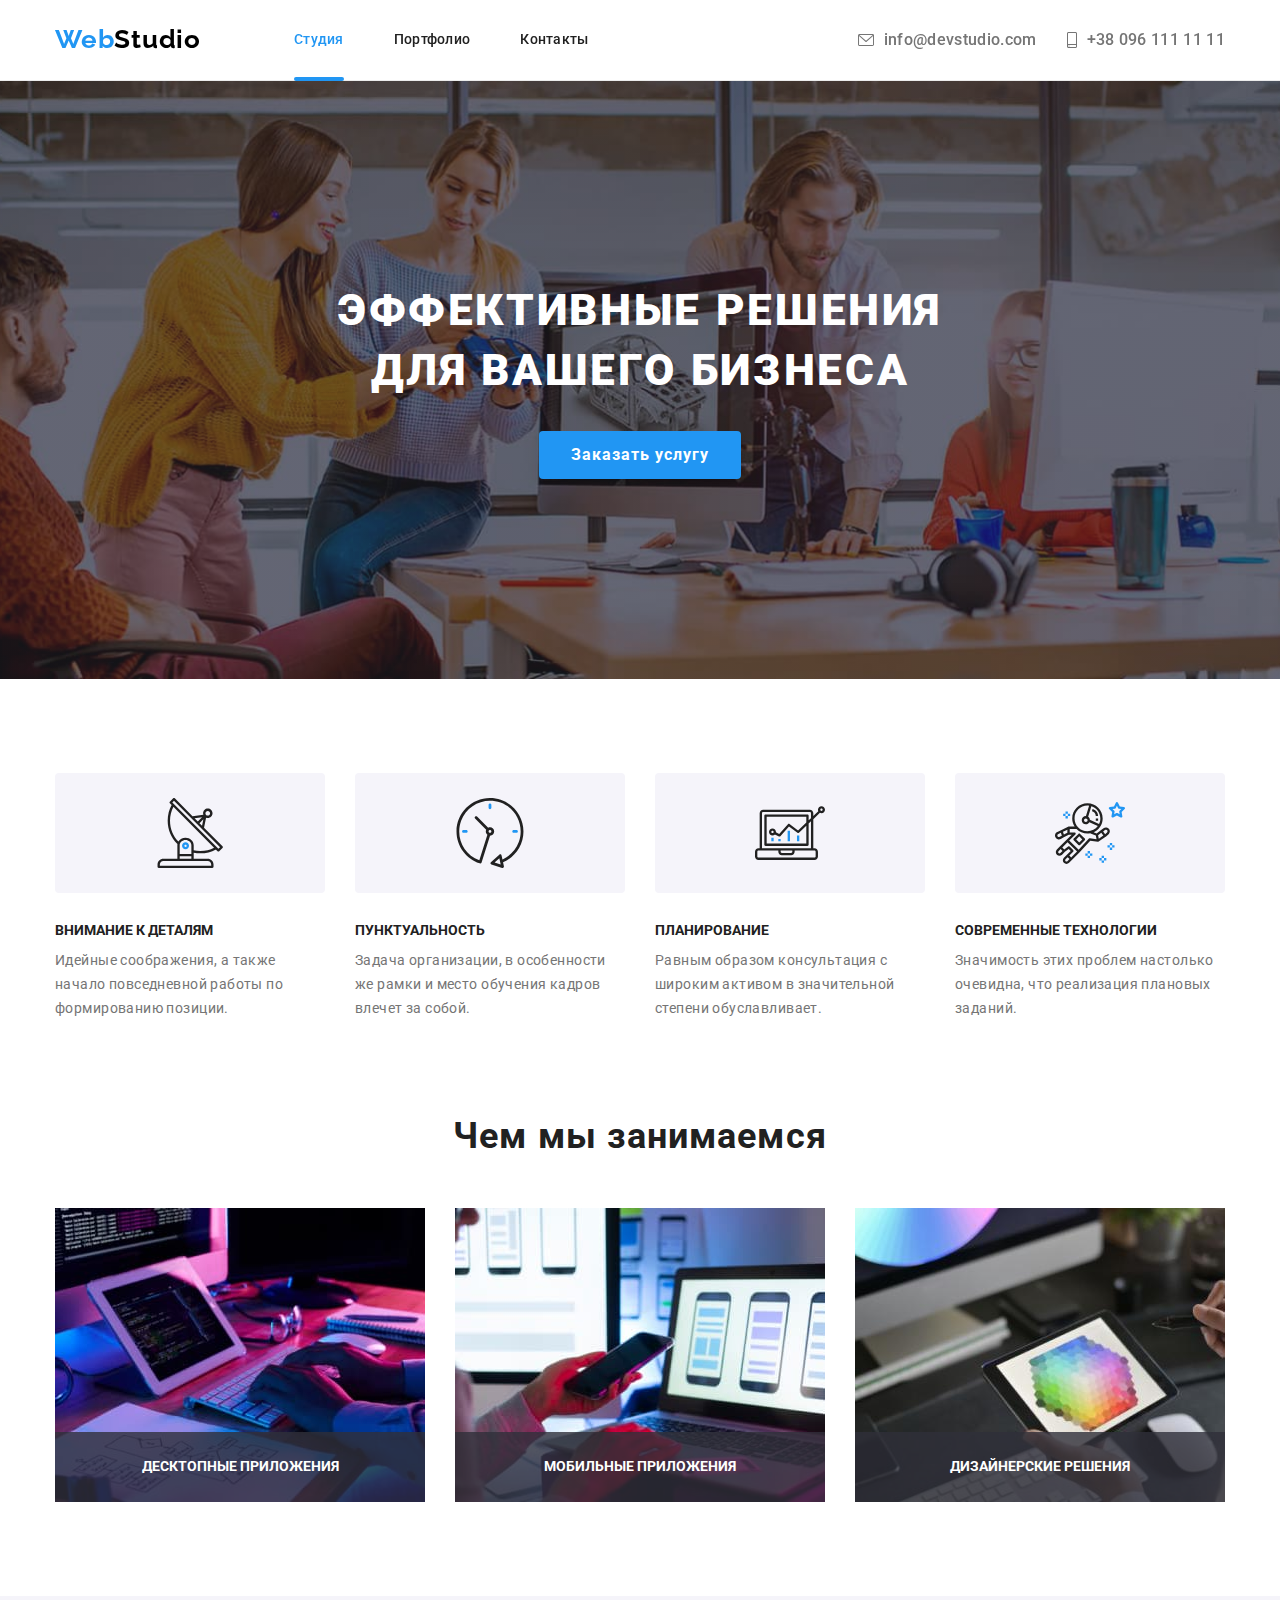
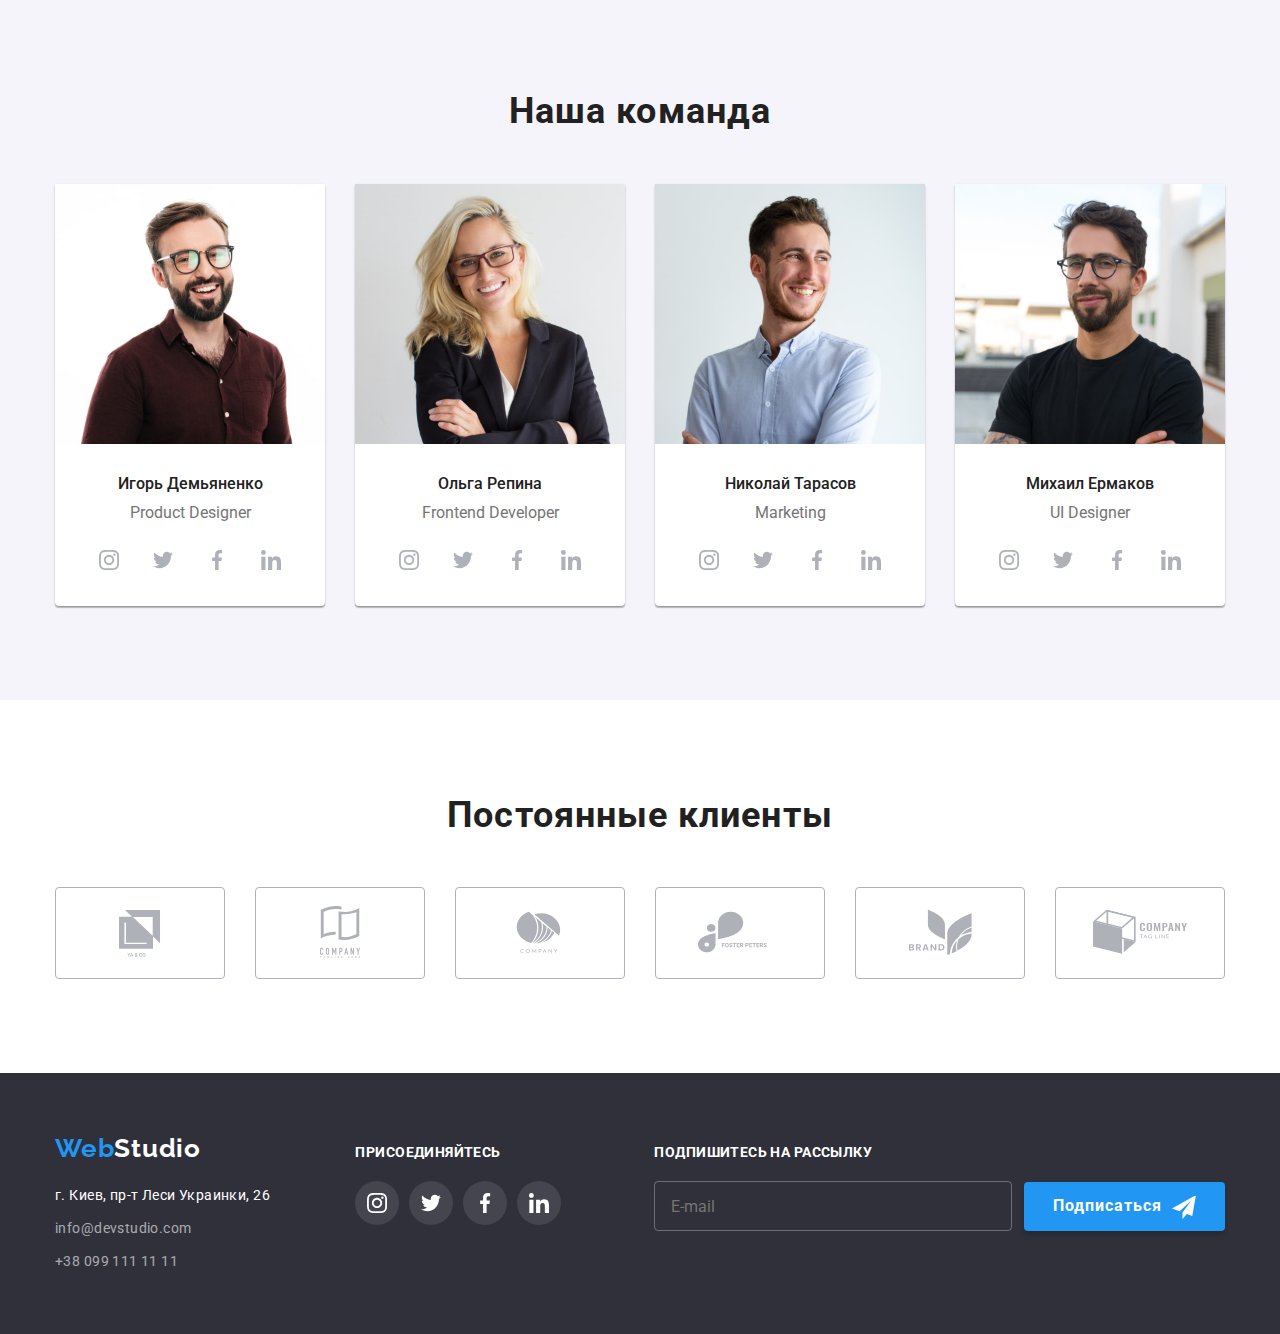
<file: index.html>
<!DOCTYPE html>
<html lang="ru">

<head>
    <meta charset="UTF-8">
    <meta http-equiv="X-UA-Compatible" content="IE=edge">
    <meta name="viewport" content="width=device-width, initial-scale=1.0">
    <title>Студия</title>
    <link rel="preconnect" href="https://fonts.googleapis.com">
    <link rel="preconnect" href="https://fonts.gstatic.com" crossorigin>
    <link
        href="https://fonts.googleapis.com/css2?family=Raleway:wght@700&family=Roboto:wght@400;500;700;900&display=swap"
        rel="stylesheet">
    <link rel="stylesheet" href="./css/main.min.css">
</head>

<body class="body">
    <!-- header -->
    <header class="page-header">
        <!-- навигация -->
        <div class="container container__page-header">
            <a href="./index.html" class="page-header__logo logo">Web<span class="logo__black">Studio</span>
            </a>
            <button type="button" class="page-header__menu-button" aria-expanded="false" aria-controls="menu"
                data-menu-button>
                <svg class="page-header__menu-icon" width="40" height="40" aria-label="Переключатель мобильного меню">
                    <use class="page-header__menu-burger" href="./images/sprite.svg#icon-burger"></use>
                    <use class="page-header__menu-close" href="./images/sprite.svg#icon-close"></use>
                </svg>
            </button>
            <div class="menu" id="menu" data-menu>
                <nav class="navigation-wrapper">
                    <ul class="site-nav">
                        <li class="site-nav__item">
                            <a href="./index.html" class="site-nav__link site-nav__link--current">Студия</a>
                        </li>
                        <li class="site-nav__item">
                            <a href="./portfolio.html" class="site-nav__link">Портфолио</a>
                        </li>
                        <li class="site-nav__item">
                            <a href="/" class="site-nav__link">Контакты</a>
                        </li>
                    </ul>
                </nav>
                <div class="contacts-list">
                    <ul class="page-header__contacts contacts">
                        <li class="contacts__item">
                            <a href="mailto:info@devstudio.com" class="contacts__link contacts__link--mail">
                                <svg class="contacts__icon contacts__icon--mail" width="16" height="12">
                                    <use href="./images/sprite.svg#icon-mail"></use>
                                </svg>info@devstudio.com
                            </a>
                        </li>
                        <li class="contacts__item">
                            <a href="tel:+380961111111" class="contacts__link contacts__link--phone">
                                <svg class="contacts__icon contacts__icon--phone" width="10" height="16">
                                    <use href="./images/sprite.svg#icon-smartphone"></use>
                                </svg>+38 096 111 11 11
                            </a>
                        </li>
                    </ul>
                    <ul class="contacts-list__social">
                        <li class="contacts-list__social-item">
                            <a class="contacts-list__social-link">Instagram</a>
                        </li>
                        <li class="contacts-list__social-item">
                            <a class="contacts-list__social-link">Twitter</a>
                        </li>
                        <li class="contacts-list__social-item">
                            <a class="contacts-list__social-link">Facebook</a>
                        </li>
                        <li class="contacts-list__social-item">
                            <a class="contacts-list__social-link">LinkedIn</a>
                        </li>
                    </ul>
                </div>
            </div>
        </div>
    </header>
    <main class="main">
        <!-- hero -->
        <section class="hero">
            <h1 class="hero__title">Эффективные решения <br>для вашего бизнеса</h1>
            <button class="hero__button main-btn" type="button" data-modal-open>Заказать услугу</button>
        </section>
        <!-- особенности -->
        <section class="section">
            <div class="container">
                <h2 class="section__title visually-hidden">Особенности</h2>
                <ul class="features">
                    <li class="features__item">
                        <div class="features__wrap">
                            <svg class="features__icon">
                                <use href="./images/sprite.svg#icon-group"></use>
                            </svg>
                        </div>
                        <h3 class="features__title">Внимание к деталям</h3>
                        <p class="features__text">Идейные соображения, а также начало повседневной работы
                            по формированию позиции.</p>
                    </li>
                    <li class="features__item">
                        <div class="features__wrap">
                            <svg class="features__icon">
                                <use href="./images/sprite.svg#icon-clock"></use>
                            </svg>
                        </div>
                        <h3 class="features__title">Пунктуальность</h3>
                        <p class="features__text">Задача организации, в особенности же рамки и место
                            обучения кадров влечет за собой.</p>
                    </li>
                    <li class="features__item">
                        <div class="features__wrap">
                            <svg class="features__icon">
                                <use href="./images/sprite.svg#icon-diagram"></use>
                            </svg>
                        </div>
                        <h3 class="features__title">Планирование</h3>
                        <p class="features__text">Равным образом консультация с широким активом в
                            значительной степени обуславливает.</p>
                    </li>
                    <li class="features__item">
                        <div class="features__wrap">
                            <svg class="features__icon">
                                <use href="./images/sprite.svg#icon-astronaut"></use>
                            </svg>
                        </div>
                        <h3 class="features__title">Современные технологии</h3>
                        <p class="features__text">Значимость этих проблем настолько очевидна, что
                            реализация плановых заданий.</p>
                    </li>
                </ul>
            </div>
        </section>
        <!-- чем мы занимаемся -->
        <section class="section section--no-padding-top">
            <div class="container">
                <h2 class="section__title">Чем мы занимаемся</h2>
                <ul class="work">
                    <li class="work__item">
                        <div class="work__thumb">
                            <picture>
                                <source
                                    srcset="./images/desktop/index/desktop_applications.jpg 1x, ./images/desktop/index/desktop_applications@2x.jpg 2x">
                                <img class="work__img" src="./images/desktop/index/desktop_applications.jpg"
                                    alt="Десктопные приложения">
                            </picture>
                            <p class="work__title ">Десктопные приложения</p>
                        </div>
                    </li>
                    <li class="work__item">
                        <div class="work__thumb">
                            <picture>
                                <source
                                    srcset="./images/desktop/index/mobile_applications.jpg 1x, ./images/desktop/index/mobile_applications@2x.jpg 2x">
                                <img class="work__img" src="./images/desktop/index/mobile_applications.jpg"
                                    alt="Мобильные приложения">
                            </picture>
                            <p class="work__title ">Мобильные приложения</p>
                        </div>
                    </li>
                    <li class="work__item">
                        <div class="work__thumb">
                            <picture>
                                <source
                                    srcset="./images/desktop/index/design_solutions.jpg 1x, ./images/desktop/index/design_solutions@2x.jpg 2x">
                                <img class="work__img" src="./images/desktop/index/design_solutions.jpg"
                                    alt="Дизайнерские решения">
                            </picture>
                            <p class="work__title ">Дизайнерские решения</p>
                        </div>
                    </li>
                </ul>
            </div>
        </section>
        <!-- команда -->
        <section class="section section--other-bcg">
            <div class="container">
                <h2 class="section__title">Наша команда</h2>
                <ul class="team team__margin">
                    <li class="team__item">
                        <picture>
                            <source media="(min-width: 1200px)"
                                srcset="./images/desktop/index/product_designer.jpg 1x, ./images/desktop/index/product_designer@2x.jpg 2x">
                            <source media="(min-width: 768px) and (max-width: 1199px)"
                                srcset="./images/tablet/index/product_designer_tab.jpg 1x, ./images/tablet/index/product_designer_tab@2x.jpg 2x">
                            <source media="(max-width: 767px)"
                                srcset="./images/mobile/index/product_designer_mob.jpg 1x, ./images/mobile/index/product_designer_mob@2x.jpg 2x">
                            <img class="team__img" src="./images/desktop/index/product_designer.jpg"
                                alt="Игорь Демьяненко">
                        </picture>
                        <div class="team__thumb">
                            <h3 class="team__title">Игорь Демьяненко</h3>
                            <p lang="en" class="team__text">Product Designer</p>
                            <ul class="social">
                                <li class="social__item">
                                    <a href="" class="social__link">
                                        <svg class="social__icon">
                                            <use href="./images/sprite.svg#icon-instagram"></use>
                                        </svg>
                                    </a>
                                </li>
                                <li class="social__item">
                                    <a href="" class="social__link">
                                        <svg class="social__icon">
                                            <use href="./images/sprite.svg#icon-twitter"></use>
                                        </svg>
                                    </a>
                                </li>
                                <li class="social__item">
                                    <a href="" class="social__link">
                                        <svg class="social__icon">
                                            <use href="./images/sprite.svg#icon-facebook"></use>
                                        </svg>
                                    </a>
                                </li>
                                <li class="social__item">
                                    <a href="" class="social__link">
                                        <svg class="social__icon">
                                            <use href="./images/sprite.svg#icon-linkedin"></use>
                                        </svg>
                                    </a>
                                </li>
                            </ul>
                        </div>
                    </li>
                    <li class="team__item">
                        <picture>
                            <source media="(min-width: 1200px)"
                                srcset="./images/desktop/index/frontend_developer.jpg 1x, ./images/desktop/index/frontend_developer@2x.jpg 2x">
                            <source media="(min-width: 768px) and (max-width: 1199px)"
                                srcset="./images/tablet/index/frontend_developer_tab.jpg 1x, ./images/tablet/index/frontend_developer_tab@2x.jpg 2x">
                            <source media="(max-width: 767px)"
                                srcset="./images/mobile/index/frontend_developer_mob.jpg 1x, ./images/mobile/index/frontend_developer_mob@2x.jpg 2x">
                            <img class="team__img" src="./images/desktop/index/frontend_developer.jpg"
                                alt="Ольга Репина">
                        </picture>
                        <div class="team__thumb">
                            <h3 class="team__title">Ольга Репина</h3>
                            <p lang="en" class="team__text">Frontend Developer</p>

                            <ul class="social">
                                <li class="social__item">
                                    <a href="" class="social__link">
                                        <svg class="social__icon">
                                            <use href="./images/sprite.svg#icon-instagram"></use>
                                        </svg>
                                    </a>
                                </li>
                                <li class="social__item">
                                    <a href="" class="social__link">
                                        <svg class="social__icon">
                                            <use href="./images/sprite.svg#icon-twitter"></use>
                                        </svg>
                                    </a>
                                </li>
                                <li class="social__item">
                                    <a href="" class="social__link">
                                        <svg class="social__icon">
                                            <use href="./images/sprite.svg#icon-facebook"></use>
                                        </svg>
                                    </a>
                                </li>
                                <li class="social__item">
                                    <a href="" class="social__link">
                                        <svg class="social__icon">
                                            <use href="./images/sprite.svg#icon-linkedin"></use>
                                        </svg>
                                    </a>
                                </li>
                            </ul>
                        </div>
                    </li>
                    <li class="team__item">
                        <picture>
                            <source media="(min-width: 1200px)"
                                srcset="./images/desktop/index/marketing.jpg 1x, ./images/desktop/index/marketing@2x.jpg 2x">
                            <source media="(min-width: 768px) and (max-width: 1199px)"
                                srcset="./images/tablet/index/marketing_tab.jpg 1x, ./images/tablet/index/marketing_tab@2x.jpg 2x">
                            <source media="(max-width: 767px)"
                                srcset="./images/mobile/index/marketing_mob.jpg 1x, ./images/mobile/index/marketing_mob@2x.jpg 2x">
                            <img class="team__img" src="./images/desktop/index/marketing.jpg" alt="Николай Тарасов">
                        </picture>
                        <div class="team__thumb">
                            <h3 class="team__title">Николай Тарасов</h3>
                            <p lang="en" class="team__text">Marketing</p>
                            <ul class="social">
                                <li class="social__item">
                                    <a href="" class="social__link">
                                        <svg class="social__icon">
                                            <use href="./images/sprite.svg#icon-instagram"></use>
                                        </svg>
                                    </a>
                                </li>
                                <li class="social__item">
                                    <a href="" class="social__link">
                                        <svg class="social__icon">
                                            <use href="./images/sprite.svg#icon-twitter"></use>
                                        </svg>
                                    </a>
                                </li>
                                <li class="social__item">
                                    <a href="" class="social__link">
                                        <svg class="social__icon">
                                            <use href="./images/sprite.svg#icon-facebook"></use>
                                        </svg>
                                    </a>
                                </li>
                                <li class="social__item">
                                    <a href="" class="social__link">
                                        <svg class="social__icon">
                                            <use href="./images/sprite.svg#icon-linkedin"></use>
                                        </svg>
                                    </a>
                                </li>
                            </ul>
                        </div>
                    </li>
                    <li class="team__item">
                        <picture>
                            <source media="(min-width: 1200px)"
                                srcset="./images/desktop/index/ui_designer.jpg 1x, ./images/desktop/index/ui_designer@2x.jpg 2x">
                            <source media="(min-width: 768px) and (max-width: 1199px)"
                                srcset="./images/tablet/index/ui_designer_tab.jpg 1x, ./images/tablet/index/ui_designer_tab@2x.jpg 2x">
                            <source media="(max-width: 767px)"
                                srcset="./images/mobile/index/ui_designer_mob.jpg 1x, ./images/mobile/index/ui_designer_mob@2x.jpg 2x">
                            <img class="team__img" src="./images/desktop/index/ui_designer.jpg" alt="Михаил Ермаков">
                        </picture>
                        <div class="team__thumb">
                            <h3 class="team__title">Михаил Ермаков</h3>
                            <p lang="en" class="team__text">UI Designer</p>
                            <ul class="social">
                                <li class="social__item">
                                    <a href="" class="social__link">
                                        <svg class="social__icon">
                                            <use href="./images/sprite.svg#icon-instagram"></use>
                                        </svg>
                                    </a>
                                </li>
                                <li class="social__item">
                                    <a href="" class="social__link">
                                        <svg class="social__icon">
                                            <use href="./images/sprite.svg#icon-twitter"></use>
                                        </svg>
                                    </a>
                                </li>
                                <li class="social__item">
                                    <a href="" class="social__link">
                                        <svg class="social__icon">
                                            <use href="./images/sprite.svg#icon-facebook"></use>
                                        </svg>
                                    </a>
                                </li>
                                <li class="social__item">
                                    <a href="" class="social__link">
                                        <svg class="social__icon">
                                            <use href="./images/sprite.svg#icon-linkedin"></use>
                                        </svg>
                                    </a>
                                </li>
                            </ul>
                        </div>
                    </li>
                </ul>
            </div>
        </section>
        <!-- клиенты -->
        <!-- список ссылок -->
        <section class="section">
            <div class="container">
                <h2 class="section__title">Постоянные клиенты</h2>
                <ul class="customer">

                    <li class="customer__item">
                        <a href="" class="customer__link">
                            <svg class="customer__logo">
                                <use href="./images/sprite.svg#icon-cl1"></use>
                            </svg>
                        </a>
                    </li>

                    <li class="customer__item">
                        <a href="" class="customer__link">
                            <svg class="customer__logo">
                                <use href="./images/sprite.svg#icon-cl2"></use>
                            </svg>
                        </a>
                    </li>

                    <li class="customer__item">
                        <a href="" class="customer__link">
                            <svg class="customer__logo">
                                <use href="./images/sprite.svg#icon-cl3"></use>
                            </svg>
                        </a>
                    </li>

                    <li class="customer__item">
                        <a href="" class="customer__link">
                            <svg class="customer__logo">
                                <use href="./images/sprite.svg#icon-cl4"></use>
                            </svg>
                        </a>
                    </li>

                    <li class="customer__item">
                        <a href="" class="customer__link">
                            <svg class="customer__logo">
                                <use href="./images/sprite.svg#icon-cl5"></use>
                            </svg>
                        </a>
                    </li>

                    <li class="customer__item">
                        <a href="" class="customer__link">
                            <svg class="customer__logo">
                                <use href="./images/sprite.svg#icon-cl6"></use>
                            </svg>
                        </a>
                    </li>
                </ul>
            </div>
        </section>
    </main>
    <!-- footer -->
    <footer class="page-footer">
        <div class="container container__page-footer">
            <div class="page-footer__wrapper">
                <a href="./index.html" class="page-footer__logo logo">Web<span class="logo__white">Studio
                    </span>
                </a>
                <address>
                    <ul class="address">
                        <li class="address__item">
                            <a href="https://goo.gl/maps/7974E7wmpm6zUWJ98"
                                class="address__link address__link--location">г.
                                Киев, пр-т Леси
                                Украинки, 26
                            </a>
                        </li>
                        <li class="address__item">
                            <a href="mailto:info@devstudio.com" class="address__link ">info@devstudio.com
                            </a>
                        </li>
                        <li class="address__item">
                            <a href="tel:+380991111111" class="address__link ">+38 099 111 11 11
                            </a>
                        </li>
                    </ul>
                </address>
            </div>
            <!-- соцсети футера -->
            <div class="page-footer__social-thumb">
                <p class="page-footer__text">присоединяйтесь</p>
                <ul class="social">
                    <li class="social__item">
                        <a href="" class="social__link social__link--grey-bcg">
                            <svg class="social__icon social__icon--white">
                                <use href="./images/sprite.svg#icon-instagram"></use>
                            </svg>
                        </a>
                    </li>
                    <li class="social__item">
                        <a href="" class="social__link social__link--grey-bcg">
                            <svg class="social__icon social__icon--white">
                                <use href="./images/sprite.svg#icon-twitter"></use>
                            </svg>
                        </a>
                    </li>
                    <li class="social__item">
                        <a href="" class="social__link social__link--grey-bcg">
                            <svg class="social__icon social__icon--white">
                                <use href="./images/sprite.svg#icon-facebook"></use>
                            </svg>
                        </a>
                    </li>
                    <li class="social__item">
                        <a href="" class="social__link social__link--grey-bcg">
                            <svg class="social__icon social__icon--white">
                                <use href="./images/sprite.svg#icon-linkedin"></use>
                            </svg>
                        </a>
                    </li>
                </ul>
            </div>
            <!-- рассылка -->
            <form class="page-footer__form mailing-form js-form" autocomplete="off">
                <label for="user_mail" class="mailing-form__label ">Подпишитесь на рассылку</label>
                <div class="mailing-form__input-wrapper">
                    <input id="user_mail" type="email" name="email" class="mailing-form__input" placeholder="E-mail" />
                    <button type="submit" class="mailing-form__button main-btn">Подписаться
                        <svg class="mailing-form__icon">
                            <use href="./images/icons.svg#icon-send"></use>
                        </svg>
                    </button>
                </div>
            </form>
        </div>
    </footer>
    <!-- модальное окно -->
    <div class="backdrop backdrop--is-hidden" data-modal>
        <div class="modal">
            <button class="modal__close-button" type="button" data-modal-close>
                <svg class="modal__close-icon" width="11" height="11">
                    <use href="./images/sprite.svg#icon-close"></use>
                </svg>
            </button>
            <!-- форма модального окна -->
            <b class="modal__headline">Оставьте свои данные, мы вам перезвоним</b>
            <form class="modal__form form js-form">
                <label class="form__label">
                    Имя
                    <input class="form__input" type="text" name="user-name" autofocus required>
                    <svg class="form__input-icon">
                        <use href="images/icons.svg#icon-person-blk"></use>
                    </svg>
                </label>

                <label class="form__label">
                    Телефон
                    <input class="form__input" type="tel" name="user-tel" pattern="[0-9]{10}" title="0991234567"
                        required>
                    <svg class="form__input-icon">
                        <use href="images/icons.svg#icon-phone-blk"></use>
                    </svg>
                </label>

                <label class="form__label">
                    Почта
                    <input class="form__input" type="email" name="user-mail">
                    <svg class="form__input-icon">
                        <use href="images/icons.svg#icon-email-blk"></use>
                    </svg>
                </label>

                <label class="form__label form__label--comment">
                    Комментарий
                    <textarea class="form__textarea" name="user-msg" placeholder="Введите текст"></textarea>
                </label>

                <input class="form__policy-checkbox visually-hidden" type="checkbox" id="policy_check">
                <label class="form__policy-box" for="policy_check">Соглашаюсь с рассылкой и принимаю
                    &nbsp;<a href="/">Условия договора</a></label>
                <button type="submit" class="form__button main-btn">Отправить</button>
            </form>
        </div>
    </div>
    <!-- скрипты -->
    <script src="./js/modal.js"></script>
    <script src="./js/js-form.js"></script>
    <script src="./js/mobile-menu.js"></script>
</body>

</html>
</file>
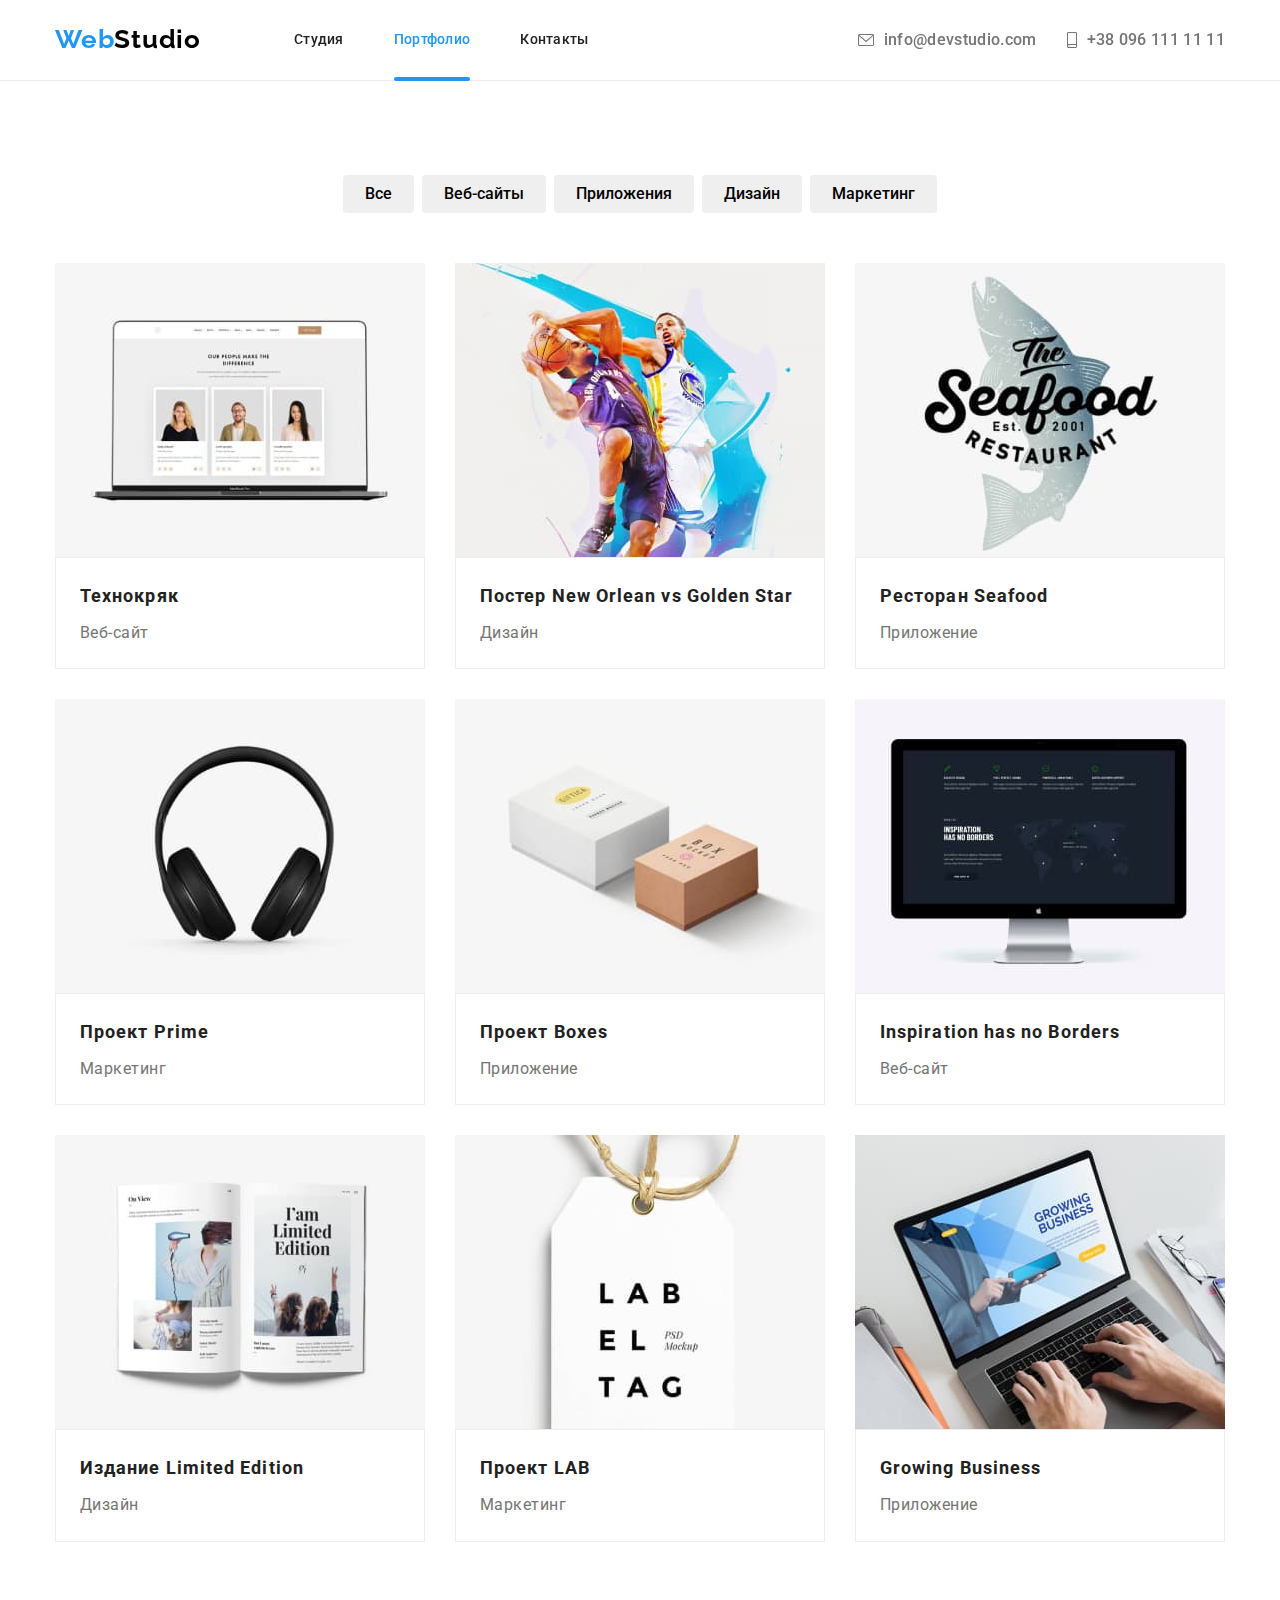
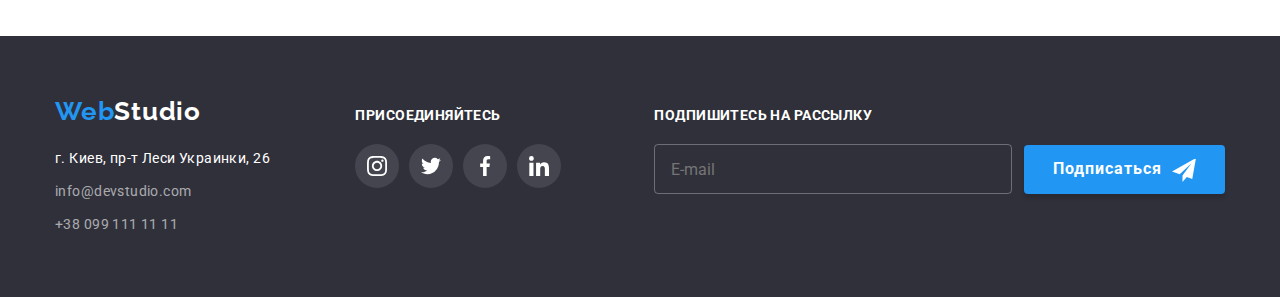
<file: portfolio.html>
<!DOCTYPE html>
<html lang="ru">

<head>
    <meta charset="UTF-8">
    <meta http-equiv="X-UA-Compatible" content="IE=edge">
    <meta name="viewport" content="width=device-width, initial-scale=1.0">
    <title>Студия</title>
    <link rel="preconnect" href="https://fonts.googleapis.com">
    <link rel="preconnect" href="https://fonts.gstatic.com" crossorigin>
    <link
        href="https://fonts.googleapis.com/css2?family=Raleway:wght@700&family=Roboto:wght@400;500;700;900&display=swap"
        rel="stylesheet">
    <link rel="stylesheet" href="./css/main.min.css">
</head>

<body class="body">
    <!-- header -->
    <header class="page-header">
        <!-- навигация -->
        <div class="container container__page-header">
            <a href="./index.html" class="page-header__logo logo">Web<span class="logo__black">Studio</span>
            </a>
            <button type="button" class="page-header__menu-button" aria-expanded="false" aria-controls="menu"
                data-menu-button>
                <svg class="page-header__menu-icon" width="40" height="40" aria-label="Переключатель мобильного меню">
                    <use class="page-header__menu-burger" href="./images/sprite.svg#icon-burger"></use>
                    <use class="page-header__menu-close" href="./images/sprite.svg#icon-close"></use>
                </svg>
            </button>
            <div class="menu" id="menu" data-menu>
                <nav class="navigation-wrapper">
                    <ul class="site-nav">
                        <li class="site-nav__item">
                            <a href="./index.html" class="site-nav__link">Студия</a>
                        </li>
                        <li class="site-nav__item">
                            <a href="./portfolio.html" class="site-nav__link site-nav__link--current">Портфолио</a>
                        </li>
                        <li class="site-nav__item">
                            <a href="/" class="site-nav__link">Контакты</a>
                        </li>
                    </ul>
                </nav>
                <div class="contacts-list">
                    <ul class="page-header__contacts contacts">
                        <li class="contacts__item">
                            <a href="mailto:info@devstudio.com" class="contacts__link contacts__link--mail">
                                <svg class="contacts__icon contacts__icon--mail" width="16" height="12">
                                    <use href="./images/sprite.svg#icon-mail"></use>
                                </svg>info@devstudio.com
                            </a>
                        </li>
                        <li class="contacts__item">
                            <a href="tel:+380961111111" class="contacts__link contacts__link--phone">
                                <svg class="contacts__icon contacts__icon--phone" width="10" height="16">
                                    <use href="./images/sprite.svg#icon-smartphone"></use>
                                </svg>+38 096 111 11 11
                            </a>
                        </li>
                    </ul>
                    <ul class="contacts-list__social">
                        <li class="contacts-list__social-item">
                            <a class="contacts-list__social-link">Instagram</a>
                        </li>
                        <li class="contacts-list__social-item">
                            <a class="contacts-list__social-link">Twitter</a>
                        </li>
                        <li class="contacts-list__social-item">
                            <a class="contacts-list__social-link">Facebook</a>
                        </li>
                        <li class="contacts-list__social-item">
                            <a class="contacts-list__social-link">LinkedIn</a>
                        </li>
                    </ul>
                </div>
            </div>
        </div>
    </header>
    <main>

        <section class="section">
            <div class="container">
                <h1 class="section__title visually-hidden">Портфолио</h1>
                <ul class="menu-filter">
                    <li class="menu-filter__item">
                        <button type="button" class="menu-filter__button">Все</button>
                    </li>
                    <li class="menu-filter__item">
                        <button type="button" class="menu-filter__button">Веб-сайты</button>
                    </li>
                    <li class="menu-filter__item">
                        <button type="button" class="menu-filter__button">Приложения</button>
                    </li>
                    <li class="menu-filter__item">
                        <button type="button" class="menu-filter__button">Дизайн</button>
                    </li>
                    <li class="menu-filter__item">
                        <button type="button" class="menu-filter__button">Маркетинг</button>
                    </li>
                </ul>
                <!-- галерея портфолио -->
                <ul class="portfolio">
                    <li class="portfolio__item">
                        <a href="/" class="portfolio__link">
                            <div class="portfolio__thumb">
                                <picture>
                                    <source media="(min-width: 1200px)"
                                        srcset="./images/desktop/portfolio/techno_crack.jpg 1x, ./images/desktop/portfolio/techno_crack@2x.jpg 2x">
                                    <source media="(min-width: 768px) and (max-width: 1199px)"
                                        srcset="./images/tablet/portfolio/techno_crack_tab.jpg 1x, ./images/tablet/portfolio/techno_crack_tab@2x.jpg 2x">
                                    <source media="(max-width: 767px)"
                                        srcset="./images/mobile/portfolio/techno_crack_mob.jpg 1x, ./images/mobile/portfolio/techno_crack_mob@2x.jpg 2x">
                                    <img class="portfolio__img" src="./images/desktop/portfolio/techno_crack.jpg"
                                        alt="Технокряк">
                                </picture>
                                <p class="portfolio__overlay">Технокряк это современная площадка распространения
                                    коронавируса. Компании используют эту платформу для цифрового шпионажа и атак на
                                    защищённые сервера конкурентов.</p>
                            </div>
                            <div class="portfolio__description">
                                <h2 class="portfolio__title">Технокряк</h2>
                                <p class="portfolio__text">Веб-сайт</p>
                            </div>
                        </a>
                    </li>

                    <li class="portfolio__item">
                        <a href="/" class="portfolio__link">
                            <div class="portfolio__thumb">
                                <picture>
                                    <source media="(min-width: 1200px)"
                                        srcset="./images/desktop/portfolio/poster_no_gs.jpg 1x, ./images/desktop/portfolio/poster_no_gs@2x.jpg 2x">
                                    <source media="(min-width: 768px) and (max-width: 1199px)"
                                        srcset="./images/tablet/portfolio/poster_no_gs_tab.jpg 1x, ./images/tablet/portfolio/poster_no_gs_tab@2x.jpg 2x">
                                    <source media="(max-width: 767px)"
                                        srcset="./images/mobile/portfolio/poster_no_gs_mob.jpg 1x, ./images/mobile/portfolio/poster_no_gs_mob@2x.jpg 2x">
                                    <img class="portfolio__img" src="./images/desktop/portfolio/poster_no_gs.jpg"
                                        alt="Постер New Orlean vs Golden Star">
                                </picture>
                                <p class="portfolio__overlay">В дизайне постера New Orlean vs Golden Star мы вынуждены
                                    отталкиваться от того, что внедрение современных методик позволяет оценить
                                    значение распределения внутренних резервов и ресурсов.</p>
                            </div>
                            <div class="portfolio__description">
                                <h2 class="portfolio__title">Постер New Orlean vs Golden Star</h2>
                                <p class="portfolio__text">Дизайн</p>
                            </div>
                        </a>
                    </li>

                    <li class="portfolio__item">
                        <a href="/" class="portfolio__link">
                            <div class="portfolio__thumb">
                                <picture>
                                    <source media="(min-width: 1200px)"
                                        srcset="./images/desktop/portfolio/the_seeafood_restaurant.jpg 1x, ./images/desktop/portfolio/the_seeafood_restaurant@2x.jpg 2x">
                                    <source media="(min-width: 768px) and (max-width: 1199px)"
                                        srcset="./images/tablet/portfolio/the_seeafood_restaurant_tab.jpg 1x, ./images/tablet/portfolio/the_seeafood_restaurant_tab@2x.jpg 2x">
                                    <source media="(max-width: 767px)"
                                        srcset="./images/mobile/portfolio/the_seeafood_restaurant_mob.jpg 1x, ./images/mobile/portfolio/the_seeafood_restaurant_mob@2x.jpg 2x">

                                    <img class="portfolio__img"
                                        src="./images/desktop/portfolio/the_seeafood_restaurant.jpg"
                                        alt="Ресторан Seafood">
                                </picture>
                                <p class="portfolio__overlay">Ресторан Seafood - высококачественный прототип будущего
                                    проекта напрямую зависит от анализа существующих паттернов поведения.</p>
                            </div>
                            <div class="portfolio__description">
                                <h2 class="portfolio__title">Ресторан Seafood</h2>
                                <p class="portfolio__text">Приложение</p>
                            </div>
                        </a>
                    </li>

                    <li class="portfolio__item">
                        <a href="/" class="portfolio__link">
                            <div class="portfolio__thumb">
                                <picture>
                                    <source media="(min-width: 1200px)"
                                        srcset="./images/desktop/portfolio/prime_project.jpg 1x, ./images/desktop/portfolio/prime_project@2x.jpg 2x">
                                    <source media="(min-width: 768px) and (max-width: 1199px)"
                                        srcset="./images/tablet/portfolio/prime_project_tab.jpg 1x, ./images/tablet/portfolio/prime_project_tab@2x.jpg 2x">
                                    <source media="(max-width: 767px)"
                                        srcset="./images/mobile/portfolio/prime_project_mob.jpg 1x, ./images/mobile/portfolio/prime_project_mob@2x.jpg 2x">

                                    <img class="portfolio__img" src="./images/desktop/portfolio/prime_project.jpg"
                                        alt="Проект Prime">
                                </picture>
                                <p class="portfolio__overlay">Проект Prime это идейные соображения высшего порядка, а
                                    также перспективное планирование позволяет оценить значение позиций, занимаемых
                                    участниками в отношении поставленных задач.</p>
                            </div>
                            <div class="portfolio__description">
                                <h2 class="portfolio__title">Проект Prime</h2>
                                <p class="portfolio__text">Маркетинг</p>
                            </div>
                        </a>
                    </li>

                    <li class="portfolio__item">
                        <a href="/" class="portfolio__link">
                            <div class="portfolio__thumb">
                                <picture>
                                    <source media="(min-width: 1200px)"
                                        srcset="./images/desktop/portfolio/boxes_project.jpg 1x, ./images/desktop/portfolio/boxes_project@2x.jpg 2x">
                                    <source media="(min-width: 768px) and (max-width: 1199px)"
                                        srcset="./images/tablet/portfolio/boxes_project_tab.jpg 1x, ./images/tablet/portfolio/boxes_project_tab@2x.jpg 2x">
                                    <source media="(max-width: 767px)"
                                        srcset="./images/mobile/portfolio/boxes_project_mob.jpg 1x, ./images/mobile/portfolio/boxes_project_mob@2x.jpg 2x">

                                    <img class="portfolio__img" src="./images/desktop/portfolio/boxes_project.jpg"
                                        alt="Проект Boxes">
                                </picture>
                                <p class="portfolio__overlay">Проект Boxes это интерактивные прототипы, которые лишь
                                    добавляют фракционных разногласий и обнародованы.</p>
                            </div>
                            <div class="portfolio__description">
                                <h2 class="portfolio__title">Проект Boxes</h2>
                                <p class="portfolio__text">Приложение</p>
                            </div>
                        </a>
                    </li>

                    <li class="portfolio__item">
                        <a href="/" class="portfolio__link">
                            <div class="portfolio__thumb">
                                <picture>
                                    <source media="(min-width: 1200px)"
                                        srcset="./images/desktop/portfolio/inspiration.jpg 1x, ./images/desktop/portfolio/inspiration@2x.jpg 2x">
                                    <source media="(min-width: 768px) and (max-width: 1199px)"
                                        srcset="./images/tablet/portfolio/inspiration_tab.jpg 1x, ./images/tablet/portfolio/inspiration_tab@2x.jpg 2x">
                                    <source media="(max-width: 767px)"
                                        srcset="./images/mobile/portfolio/inspiration_mob.jpg 1x, ./images/mobile/portfolio/inspiration_mob@2x.jpg 2x">

                                    <img class="portfolio__img" src="./images/desktop/portfolio/inspiration.jpg"
                                        alt="Inspiration has no Borders">
                                </picture>
                                <p class="portfolio__overlay">Имеется спорная точка зрения, гласящая примерно
                                    следующее: предприниматели в сети интернет могут быть смешаны с не уникальными
                                    данными до степени совершенной неузнаваемости.</p>
                            </div>
                            <div class="portfolio__description">
                                <h2 class="portfolio__title" lang="en">Inspiration has no Borders</h2>
                                <p class="portfolio__text">Веб-сайт</p>
                            </div>
                        </a>
                    </li>

                    <li class="portfolio__item">
                        <a href="/" class="portfolio__link">
                            <div class="portfolio__thumb">
                                <picture>
                                    <source media="(min-width: 1200px)"
                                        srcset="./images/desktop/portfolio/limited_edition.jpg 1x, ./images/desktop/portfolio/limited_edition@2x.jpg 2x">
                                    <source media="(min-width: 768px) and (max-width: 1199px)"
                                        srcset="./images/tablet/portfolio/limited_edition_tab.jpg 1x, ./images/tablet/portfolio/limited_edition_tab@2x.jpg 2x">
                                    <source media="(max-width: 767px)"
                                        srcset="./images/mobile/portfolio/limited_edition_mob.jpg 1x, ./images/mobile/portfolio/limited_edition_mob@2x.jpg 2x">

                                    <img class="portfolio__img" src="./images/desktop/portfolio/limited_edition.jpg"
                                        alt="Издание Limited Edition">
                                </picture>
                                <p class="portfolio__overlay">Как уже неоднократно упомянуто Limited Edition, диаграммы
                                    связей призывают нас к новым свершениям, которые, в свою очередь, должны быть
                                    разоблачены.</p>
                            </div>
                            <div class="portfolio__description">
                                <h2 class="portfolio__title">Издание Limited Edition</h2>
                                <p class="portfolio__text">Дизайн</p>
                            </div>
                        </a>
                    </li>

                    <li class="portfolio__item">
                        <a href="/" class="portfolio__link">
                            <div class="portfolio__thumb">
                                <picture>
                                    <source media="(min-width: 1200px)"
                                        srcset="./images/desktop/portfolio/lab_project.jpg 1x, ./images/desktop/portfolio/lab_project@2x.jpg 2x">
                                    <source media="(min-width: 768px) and (max-width: 1199px)"
                                        srcset="./images/tablet/portfolio/lab_project_tab.jpg 1x, ./images/tablet/portfolio/lab_project_tab@2x.jpg 2x">
                                    <source media="(max-width: 767px)"
                                        srcset="./images/mobile/portfolio/lab_project_mob.jpg 1x, ./images/mobile/portfolio/lab_project_mob@2x.jpg 2x">

                                    <img class="portfolio__img" src="./images/desktop/portfolio/lab_project.jpg"
                                        alt="Проект LAB">
                                </picture>
                                <p class="portfolio__overlay">Безусловно, постоянное информационно-пропагандистское
                                    обеспечение нашей деятельности в значительной степени обусловливает важность
                                    стандартных подходов!</p>
                            </div>
                            <div class="portfolio__description">
                                <h2 class="portfolio__title">Проект LAB</h2>
                                <p class="portfolio__text">Маркетинг</p>
                            </div>
                        </a>
                    </li>

                    <li class="portfolio__item">
                        <a href="/" class="portfolio__link">
                            <div class="portfolio__thumb">
                                <picture>
                                    <source media="(min-width: 1200px)"
                                        srcset="./images/desktop/portfolio/growing_business.jpg 1x, ./images/desktop/portfolio/growing_business@2x.jpg 2x">
                                    <source media="(min-width: 768px) and (max-width: 1199px)"
                                        srcset="./images/tablet/portfolio/growing_business_tab.jpg 1x, ./images/tablet/portfolio/growing_business_tab@2x.jpg 2x">
                                    <source media="(max-width: 767px)"
                                        srcset="./images/mobile/portfolio/growing_business_mob.jpg 1x, ./images/mobile/portfolio/growing_business_mob@2x.jpg 2x">

                                    <img class="portfolio__img" src="./images/desktop/portfolio/growing_business.jpg"
                                        alt="Growing Business">
                                </picture>
                                <p class="portfolio__overlay">Growing Business, как элементы политического процесса
                                    функционально разнесены на независимые элементы.</p>
                            </div>
                            <div class="portfolio__description">
                                <h2 class="portfolio__title" lang="en">Growing Business</h2>
                                <p class="portfolio__text">Приложение</p>
                            </div>
                        </a>
                    </li>
                </ul>
            </div>
        </section>
    </main>
    <!-- footer -->
    <footer class="page-footer">
        <div class="container container__page-footer">
            <div class="page-footer__wrapper">
                <a href="./index.html" class="page-footer__logo logo">Web<span class="logo__white">Studio
                    </span>
                </a>
                <address>
                    <ul class="address">
                        <li class="address__item">
                            <a href="https://goo.gl/maps/7974E7wmpm6zUWJ98"
                                class="address__link address__link--location">г.
                                Киев, пр-т Леси
                                Украинки, 26
                            </a>
                        </li>
                        <li class="address__item">
                            <a href="mailto:info@devstudio.com" class="address__link ">info@devstudio.com
                            </a>
                        </li>
                        <li class="address__item">
                            <a href="tel:+380991111111" class="address__link ">+38 099 111 11 11
                            </a>
                        </li>
                    </ul>
                </address>
            </div>
            <!-- соцсети футера -->
            <div class="page-footer__social-thumb">
                <p class="page-footer__text">присоединяйтесь</p>
                <ul class="social">
                    <li class="social__item">
                        <a href="" class="social__link social__link--grey-bcg">
                            <svg class="social__icon social__icon--white">
                                <use href="./images/sprite.svg#icon-instagram"></use>
                            </svg>
                        </a>
                    </li>
                    <li class="social__item">
                        <a href="" class="social__link social__link--grey-bcg">
                            <svg class="social__icon social__icon--white">
                                <use href="./images/sprite.svg#icon-twitter"></use>
                            </svg>
                        </a>
                    </li>
                    <li class="social__item">
                        <a href="" class="social__link social__link--grey-bcg">
                            <svg class="social__icon social__icon--white">
                                <use href="./images/sprite.svg#icon-facebook"></use>
                            </svg>
                        </a>
                    </li>
                    <li class="social__item">
                        <a href="" class="social__link social__link--grey-bcg">
                            <svg class="social__icon social__icon--white">
                                <use href="./images/sprite.svg#icon-linkedin"></use>
                            </svg>
                        </a>
                    </li>
                </ul>
            </div>
            <!-- рассылка -->
            <form class="page-footer__form mailing-form js-form" autocomplete="off">
                <label for="user_mail" class="mailing-form__label ">Подпишитесь на рассылку</label>
                <div class="mailing-form__input-wrapper">
                    <input id="user_mail" type="email" name="email" class="mailing-form__input" placeholder="E-mail" />
                    <button type="submit" class="mailing-form__button main-btn">Подписаться
                        <svg class="mailing-form__icon">
                            <use href="./images/icons.svg#icon-send"></use>
                        </svg>
                    </button>
                </div>
            </form>
        </div>
    </footer>
    <script src="./js/mobile-menu.js"></script>
</body>

</html>
</file>
<file: css/main.min.css>
/*! modern-normalize v1.1.0 | MIT License | https://github.com/sindresorhus/modern-normalize */*,::before,::after{-webkit-box-sizing:border-box;box-sizing:border-box}html{line-height:1.15;-webkit-text-size-adjust:100%;-moz-tab-size:4;-o-tab-size:4;tab-size:4}body{margin:0;font-family:system-ui,-apple-system,"Segoe UI",Roboto,Helvetica,Arial,sans-serif,"Apple Color Emoji","Segoe UI Emoji"}hr{height:0;color:inherit}abbr[title]{-webkit-text-decoration:underline dotted;text-decoration:underline dotted}b,strong{font-weight:bolder}code,kbd,samp,pre{font-family:ui-monospace, SFMono-Regular, Consolas, 'Liberation Mono', Menlo, monospace;font-size:1em}small{font-size:80%}sub,sup{font-size:75%;line-height:0;position:relative;vertical-align:baseline}sub{bottom:-0.25em}sup{top:-0.5em}table{text-indent:0;border-color:inherit}button,input,optgroup,select,textarea{font-family:inherit;font-size:100%;line-height:1.15;margin:0}button,select{text-transform:none}button,[type='button'],[type='reset'],[type='submit']{-webkit-appearance:button}::-moz-focus-inner{border-style:none;padding:0}:-moz-focusring{outline:1px dotted ButtonText}:-moz-ui-invalid{box-shadow:none}legend{padding:0}progress{vertical-align:baseline}::-webkit-inner-spin-button,::-webkit-outer-spin-button{height:auto}[type='search']{-webkit-appearance:textfield;outline-offset:-2px}::-webkit-search-decoration{-webkit-appearance:none}::-webkit-file-upload-button{-webkit-appearance:button;font:inherit}summary{display:list-item}*,*::before,*::after{-webkit-box-sizing:border-box;box-sizing:border-box}body{color:var(--title-text-color);font-family:var(--primary-font),sans-serif;background-color:#fff}body.modal-open{overflow:hidden}address{font-style:normal}ul,ol{list-style:none;margin:0;padding:0}h1,h2,h3,h4,h5,h6,p{margin:0}a{text-decoration:none;color:var(--title-text-color)}input,textarea{outline:none}img{display:block;max-width:100%;height:auto}:root{--title-text-color: #212121;--secondary-background-color: #f5f4fa;--primary-text-color: #757575;--accent-color: #2196f3;--fill-main: #afb1b8;--primary-font: 'Roboto';--secondary-font: 'Raleway';--timing-function: cubic-bezier(0.4, 0, 0.2, 1)}.container{margin-left:auto;margin-right:auto;padding-left:15px;padding-right:15px}@media screen and (min-width: 480px){.container{width:480px}}@media screen and (min-width: 768px){.container{width:768px}}@media screen and (min-width: 1200px){.container{width:1200px}}.logo{color:var(--accent-color);font-family:var(--secondary-font);font-weight:700;font-size:24px;line-height:1.1;letter-spacing:0.03em}@media screen and (min-width: 1200px){.logo{font-size:26px;line-height:1.2}}.main-btn{display:-webkit-box;display:-webkit-flex;display:-ms-flexbox;display:flex;-webkit-box-pack:center;-webkit-justify-content:center;-ms-flex-pack:center;justify-content:center;-webkit-box-align:center;-webkit-align-items:center;-ms-flex-align:center;align-items:center;text-align:center;margin:0 auto;font-family:inherit;font-weight:700;font-size:16px;line-height:1.8;letter-spacing:0.06em;background-color:var(--accent-color);-webkit-box-shadow:0px 4px 4px rgba(0,0,0,0.15);box-shadow:0px 4px 4px rgba(0,0,0,0.15);cursor:pointer;color:#fff;-webkit-border-radius:4px;border-radius:4px;border:transparent;-webkit-transition:background-color 250ms var(--timing-function);-o-transition:background-color 250ms var(--timing-function);transition:background-color 250ms var(--timing-function)}.main-btn:hover,.main-btn:focus{background-color:#006FC9}.section__title{text-align:center;margin-bottom:30px;font-size:28px;line-height:1.18}@media screen and (min-width: 1200px){.section__title{text-align:center;margin-bottom:50px;font-weight:700;font-size:36px;line-height:1.2;letter-spacing:0.03em}}.section,.hero{padding:60px 0}@media screen and (min-width: 1200px){.section,.hero{padding:94px 0}.section--no-padding-top,.hero--no-padding-top{padding-top:0px}}.section--other-bcg,.hero--other-bcg{background-color:var(--secondary-background-color)}.visually-hidden{position:absolute;width:1px;height:1px;margin:-1px;border:0px;padding:0px;clip:rect(0 0 0 0);overflow:hidden}@-webkit-keyframes pulse{from{-webkit-transform:scale3d(1, 1, 1);transform:scale3d(1, 1, 1)}10%,20%{-webkit-transform:scale3d(0.9, 0.9, 0.9) rotate3d(0, 0, 1, -3deg);transform:scale3d(0.9, 0.9, 0.9) rotate3d(0, 0, 1, -3deg)}30%,50%,70%,90%{-webkit-transform:scale3d(1.1, 1.1, 1.1) rotate3d(0, 0, 1, 3deg);transform:scale3d(1.1, 1.1, 1.1) rotate3d(0, 0, 1, 3deg)}40%,60%,80%{-webkit-transform:scale3d(1.1, 1.1, 1.1) rotate3d(0, 0, 1, -3deg);transform:scale3d(1.1, 1.1, 1.1) rotate3d(0, 0, 1, -3deg)}to{-webkit-transform:scale3d(1, 1, 1);transform:scale3d(1, 1, 1)}}@keyframes pulse{from{-webkit-transform:scale3d(1, 1, 1);transform:scale3d(1, 1, 1)}10%,20%{-webkit-transform:scale3d(0.9, 0.9, 0.9) rotate3d(0, 0, 1, -3deg);transform:scale3d(0.9, 0.9, 0.9) rotate3d(0, 0, 1, -3deg)}30%,50%,70%,90%{-webkit-transform:scale3d(1.1, 1.1, 1.1) rotate3d(0, 0, 1, 3deg);transform:scale3d(1.1, 1.1, 1.1) rotate3d(0, 0, 1, 3deg)}40%,60%,80%{-webkit-transform:scale3d(1.1, 1.1, 1.1) rotate3d(0, 0, 1, -3deg);transform:scale3d(1.1, 1.1, 1.1) rotate3d(0, 0, 1, -3deg)}to{-webkit-transform:scale3d(1, 1, 1);transform:scale3d(1, 1, 1)}}.page-header{border-bottom:1px solid #ececec}@media screen and (min-width: 768px){.page-header{position:-webkit-sticky;position:sticky;top:-1px;background-color:rgba(255,255,255,0.9);z-index:99}}@media screen and (max-width: 767px){.container__page-header{position:relative;display:-webkit-box;display:-webkit-flex;display:-ms-flexbox;display:flex}}@media screen and (min-width: 768px){.container__page-header{display:-webkit-box;display:-webkit-flex;display:-ms-flexbox;display:flex;-webkit-box-align:center;-webkit-align-items:center;-ms-flex-align:center;align-items:center}}.page-header__logo{padding:16px 0}@media screen and (min-width: 768px){.page-header__logo{padding:26px 0}}@media screen and (min-width: 1200px){.page-header__logo{margin-right:93px;padding:24px 0}}.logo__black{color:#000}@media screen and (min-width: 768px){.site-nav{display:-webkit-box;display:-webkit-flex;display:-ms-flexbox;display:flex}}@media screen and (max-width: 767px){.site-nav__item:not(:last-child){margin-bottom:32px}}@media screen and (min-width: 768px){.site-nav__item:not(:last-child){margin-right:50px}}.site-nav__link{color:var(--title-text-color);font-weight:500;font-size:14px;line-height:1.1;letter-spacing:0.02em;-webkit-transition:color 250ms var(--timing-function);-o-transition:color 250ms var(--timing-function);transition:color 250ms var(--timing-function)}.site-nav__link:hover,.site-nav__link:focus{color:var(--accent-color)}.site-nav__link--current{color:var(--accent-color);position:relative}@media screen and (max-width: 767px){.site-nav__link{font-size:40px;line-height:1.17}}@media screen and (min-width: 767px){.site-nav__link{display:block;padding:32px 0}.site-nav__link--current::after{content:'';display:block;position:absolute;bottom:-1px;width:100%;height:4px;background-color:var(--accent-color);-webkit-border-radius:2px;border-radius:2px}}@media screen and (max-width: 767px){.page-header__contacts{display:-webkit-box;display:-webkit-flex;display:-ms-flexbox;display:flex;-webkit-box-orient:vertical;-webkit-box-direction:reverse;-webkit-flex-direction:column-reverse;-ms-flex-direction:column-reverse;flex-direction:column-reverse}}@media screen and (min-width: 1200px){.page-header__contacts{display:-webkit-box;display:-webkit-flex;display:-ms-flexbox;display:flex;margin-left:auto}}@media screen and (max-width: 767px){.contacts__item{margin-bottom:32px}.contacts__item:nth-child(1){margin-bottom:64px}}@media screen and (min-width: 768px) and (max-width: 1199px){.contacts__item:not(:last-child){margin-bottom:10px}}@media screen and (min-width: 1200px){.contacts__item:not(:last-child){margin-right:30px}}.contacts__link{display:-webkit-box;display:-webkit-flex;display:-ms-flexbox;display:flex;-webkit-box-align:center;-webkit-align-items:center;-ms-flex-align:center;align-items:center;letter-spacing:0.02em;font-weight:500;text-decoration:none;color:var(--primary-text-color);-webkit-transition:color 250ms var(--timing-function);-o-transition:color 250ms var(--timing-function);transition:color 250ms var(--timing-function)}.contacts__link:hover,.contacts__link:focus{color:var(--accent-color)}@media screen and (min-width: 768px) and (max-width: 1199px){.contacts__link{font-size:12px;line-height:1.17}}@media screen and (min-width: 1200px){.contacts__link{display:-webkit-box;display:-webkit-flex;display:-ms-flexbox;display:flex;max-height:80px;padding:32px 0;line-height:1.14}}.contacts__link:hover,.contacts__link:focus{color:var(--accent-color)}@media screen and (max-width: 767px){.contacts__link--mail{font-size:24px;font-weight:500;line-height:1.17}}@media screen and (max-width: 767px){.contacts__link--phone{font-size:34px;font-weight:500;line-height:1.18;color:var(--accent-color)}}.contacts__icon{margin-right:10px;fill:var(--primary-text-color);-webkit-transition:fill 250ms var(--timing-function);-o-transition:fill 250ms var(--timing-function);transition:fill 250ms var(--timing-function)}.contacts__link:hover>.contacts__icon,.contacts__link:focus>.contacts__icon{fill:var(--accent-color)}@media screen and (max-width: 767px){.contacts__icon{display:none}}@media screen and (min-width: 768px) and (max-width: 1199px){.contacts__icon--mail{width:14px;height:10px;margin-right:8px}}@media screen and (min-width: 768px) and (max-width: 1199px){.contacts__icon--phone{width:10px;height:14px;margin-right:8px}}@media screen and (max-width: 767px){.menu{display:none;position:absolute;z-index:10;top:0;left:0;padding:48px 40px;width:100%;height:100vh;background-color:#fff;-webkit-box-shadow:0px 4px 8px rgba(0,0,0,0.04),0px 2px 4px rgba(0,0,0,0.08),0px 1px 3px rgba(0,0,0,0.16);box-shadow:0px 4px 8px rgba(0,0,0,0.04),0px 2px 4px rgba(0,0,0,0.08),0px 1px 3px rgba(0,0,0,0.16)}.menu--is-open{display:-webkit-box;display:-webkit-flex;display:-ms-flexbox;display:flex;-webkit-box-orient:vertical;-webkit-box-direction:normal;-webkit-flex-direction:column;-ms-flex-direction:column;flex-direction:column;-webkit-box-pack:justify;-webkit-justify-content:space-between;-ms-flex-pack:justify;justify-content:space-between}}@media screen and (min-width: 768px){.menu{display:-webkit-box;display:-webkit-flex;display:-ms-flexbox;display:flex;-webkit-box-flex:1;-webkit-flex-grow:1;-ms-flex-positive:1;flex-grow:1;-webkit-box-align:center;-webkit-align-items:center;-ms-flex-align:center;align-items:center;margin-left:88px}}@media screen and (min-width: 1200px){.menu{margin-left:auto}}.page-header__menu-button{display:-webkit-box;display:-webkit-flex;display:-ms-flexbox;display:flex;position:absolute;top:10px;right:15px;width:40px;height:40px;border:none;background-color:transparent;z-index:50}.page-header__menu-close{display:none}@media screen and (max-width: 767px){.page-header__menu-button--is-open .page-header__menu-close{display:block}}.page-header__menu-burger{display:none}@media screen and (max-width: 767px){.page-header__menu-burger{display:block}.page-header__menu-button--is-open .page-header__menu-burger{display:none}}.page-header__menu-icon:active{fill:var(--accent-color)}@media screen and (min-width: 768px){.contacts-list{margin-left:auto}}.contacts-list__social{display:-webkit-inline-box;display:-webkit-inline-flex;display:-ms-inline-flexbox;display:inline-flex;-webkit-flex-wrap:wrap;-ms-flex-wrap:wrap;flex-wrap:wrap}@media screen and (min-width: 768px){.contacts-list__social{display:none}}.contacts-list__social-item:not(:last-child)::after{content:'';vertical-align:top;display:-webkit-inline-box;display:-webkit-inline-flex;display:-ms-inline-flexbox;display:inline-flex;height:22px;width:1px;margin:0 10px;border-right:1px solid rgba(33,33,33,0.2)}.contacts-list__social-link{font-weight:500;font-size:18px;line-height:1.22;letter-spacing:0.02em;color:var(--accent-color)}.hero{margin-left:auto;margin-right:auto;padding:118px 0;text-align:center;-webkit-background-size:cover;background-size:cover;background-repeat:no-repeat;background-position:center;background-color:#212121;background-image:-webkit-gradient(linear, left top, left bottom, from(rgba(47,48,58,0.4)), to(rgba(47,48,58,0.4))),url("../images/mobile/index/hero_bcg_mob.jpg");background-image:-webkit-linear-gradient(rgba(47,48,58,0.4), rgba(47,48,58,0.4)),url("../images/mobile/index/hero_bcg_mob.jpg");background-image:-o-linear-gradient(rgba(47,48,58,0.4), rgba(47,48,58,0.4)),url("../images/mobile/index/hero_bcg_mob.jpg");background-image:linear-gradient(rgba(47,48,58,0.4), rgba(47,48,58,0.4)),url("../images/mobile/index/hero_bcg_mob.jpg")}@media screen and (min-device-pixel-ratio: 2), (-webkit-min-device-pixel-ratio: 2), (-o-min-device-pixel-ratio: 2/1), (min-resolution: 192dpi), (min-resolution: 2dppx){.hero{background-image:-webkit-gradient(linear, left top, left bottom, from(rgba(47,48,58,0.4)), to(rgba(47,48,58,0.4))),url("../images/mobile/index/hero_bcg_mob@2x.jpg");background-image:-webkit-linear-gradient(rgba(47,48,58,0.4), rgba(47,48,58,0.4)),url("../images/mobile/index/hero_bcg_mob@2x.jpg");background-image:-o-linear-gradient(rgba(47,48,58,0.4), rgba(47,48,58,0.4)),url("../images/mobile/index/hero_bcg_mob@2x.jpg");background-image:linear-gradient(rgba(47,48,58,0.4), rgba(47,48,58,0.4)),url("../images/mobile/index/hero_bcg_mob@2x.jpg")}}@media screen and (min-width: 481px){.hero{background-image:-webkit-gradient(linear, left top, left bottom, from(rgba(47,48,58,0.4)), to(rgba(47,48,58,0.4))),url("../images/tablet/index/hero_bcg_tab.jpg");background-image:-webkit-linear-gradient(rgba(47,48,58,0.4), rgba(47,48,58,0.4)),url("../images/tablet/index/hero_bcg_tab.jpg");background-image:-o-linear-gradient(rgba(47,48,58,0.4), rgba(47,48,58,0.4)),url("../images/tablet/index/hero_bcg_tab.jpg");background-image:linear-gradient(rgba(47,48,58,0.4), rgba(47,48,58,0.4)),url("../images/tablet/index/hero_bcg_tab.jpg")}}@media screen and (min-width: 481px) and (min-device-pixel-ratio: 2), screen and (min-width: 481px) and (-webkit-min-device-pixel-ratio: 2), screen and (min-width: 481px) and (-o-min-device-pixel-ratio: 2/1), screen and (min-width: 481px) and (min-resolution: 192dpi), screen and (min-width: 481px) and (min-resolution: 2dppx){.hero{background-image:-webkit-gradient(linear, left top, left bottom, from(rgba(47,48,58,0.4)), to(rgba(47,48,58,0.4))),url("../images/tablet/index/hero_bcg_tab@2x.jpg");background-image:-webkit-linear-gradient(rgba(47,48,58,0.4), rgba(47,48,58,0.4)),url("../images/tablet/index/hero_bcg_tab@2x.jpg");background-image:-o-linear-gradient(rgba(47,48,58,0.4), rgba(47,48,58,0.4)),url("../images/tablet/index/hero_bcg_tab@2x.jpg");background-image:linear-gradient(rgba(47,48,58,0.4), rgba(47,48,58,0.4)),url("../images/tablet/index/hero_bcg_tab@2x.jpg")}}@media screen and (min-width: 769px){.hero{background-image:-webkit-gradient(linear, left top, left bottom, from(rgba(47,48,58,0.4)), to(rgba(47,48,58,0.4))),url("../images/desktop/index/hero_bcg_desktop.jpg");background-image:-webkit-linear-gradient(rgba(47,48,58,0.4), rgba(47,48,58,0.4)),url("../images/desktop/index/hero_bcg_desktop.jpg");background-image:-o-linear-gradient(rgba(47,48,58,0.4), rgba(47,48,58,0.4)),url("../images/desktop/index/hero_bcg_desktop.jpg");background-image:linear-gradient(rgba(47,48,58,0.4), rgba(47,48,58,0.4)),url("../images/desktop/index/hero_bcg_desktop.jpg")}}@media screen and (min-width: 769px) and (min-device-pixel-ratio: 2), screen and (min-width: 769px) and (-webkit-min-device-pixel-ratio: 2), screen and (min-width: 769px) and (-o-min-device-pixel-ratio: 2/1), screen and (min-width: 769px) and (min-resolution: 192dpi), screen and (min-width: 769px) and (min-resolution: 2dppx){.hero{background-image:-webkit-gradient(linear, left top, left bottom, from(rgba(47,48,58,0.4)), to(rgba(47,48,58,0.4))),url("../images/desktop/index/hero_bcg_desktop@2x.jpg");background-image:-webkit-linear-gradient(rgba(47,48,58,0.4), rgba(47,48,58,0.4)),url("../images/desktop/index/hero_bcg_desktop@2x.jpg");background-image:-o-linear-gradient(rgba(47,48,58,0.4), rgba(47,48,58,0.4)),url("../images/desktop/index/hero_bcg_desktop@2x.jpg");background-image:linear-gradient(rgba(47,48,58,0.4), rgba(47,48,58,0.4)),url("../images/desktop/index/hero_bcg_desktop@2x.jpg")}}@media screen and (min-width: 1200px){.hero{max-width:1600px;padding-top:200px;padding-bottom:200px}}.hero__title{margin-bottom:30px;text-align:center;text-transform:uppercase;font-weight:900;font-size:26px;line-height:1.61;letter-spacing:0.06em;color:#fff}@media screen and (min-width: 1200px){.hero__title{font-size:44px;line-height:1.36}}.hero__button{padding:10px 32px}.backdrop{position:fixed;top:0;left:0;width:100%;height:100%;background-color:rgba(0,0,0,0.2);opacity:1;visibility:visible;-webkit-transition:opacity 250ms var(--timing-function),visibility 250ms var(--timing-function);-o-transition:opacity 250ms var(--timing-function),visibility 250ms var(--timing-function);transition:opacity 250ms var(--timing-function),visibility 250ms var(--timing-function);z-index:100;overflow-y:scroll}.backdrop--is-hidden{visibility:hidden;opacity:0;pointer-events:none}@media screen and (max-width: 1199px){.backdrop{padding:94px 15px;display:-webkit-box;display:-webkit-flex;display:-ms-flexbox;display:flex;-webkit-box-pack:center;-webkit-justify-content:center;-ms-flex-pack:center;justify-content:center;-webkit-box-align:center;-webkit-align-items:center;-ms-flex-align:center;align-items:center}}.modal{width:100%;margin:0 auto;padding:40px;position:relative;max-width:450px;-webkit-border-radius:4px;border-radius:4px;background-color:#fff;-webkit-box-shadow:0px 1px 3px rgba(0,0,0,0.12),0px 1px 1px rgba(0,0,0,0.14),0px 2px 1px rgba(0,0,0,0.2);box-shadow:0px 1px 3px rgba(0,0,0,0.12),0px 1px 1px rgba(0,0,0,0.14),0px 2px 1px rgba(0,0,0,0.2);border-radius:4px;-webkit-transition:-webkit-transform 250ms var(--timing-function);transition:-webkit-transform 250ms var(--timing-function);-o-transition:transform 250ms var(--timing-function);transition:transform 250ms var(--timing-function);transition:transform 250ms var(--timing-function), -webkit-transform 250ms var(--timing-function)}@media screen and (min-width: 1200px){.modal{position:absolute;top:50%;left:50%;-webkit-transform:translate(-50%, -50%) scale(1);-ms-transform:translate(-50%, -50%) scale(1);transform:translate(-50%, -50%) scale(1);max-width:528px}.backdrop--is-hidden>.modal{-webkit-transform:translate(-50%, -50%) scale(1.3);-ms-transform:translate(-50%, -50%) scale(1.3);transform:translate(-50%, -50%) scale(1.3)}}.modal__close-icon{position:absolute;fill:#000;-webkit-transition:fill 250ms var(--timing-function);-o-transition:fill 250ms var(--timing-function);transition:fill 250ms var(--timing-function)}.modal__close-button:hover>.modal__close-icon,.modal__close-button:focus>.modal__close-icon{fill:var(--accent-color)}.modal__close-button{position:absolute;display:-webkit-box;display:-webkit-flex;display:-ms-flexbox;display:flex;-webkit-box-pack:center;-webkit-justify-content:center;-ms-flex-pack:center;justify-content:center;-webkit-box-align:center;-webkit-align-items:center;-ms-flex-align:center;align-items:center;width:30px;height:30px;top:8px;right:8px;background-color:#fff;border:1px solid rgba(0,0,0,0.1);-webkit-border-radius:50%;border-radius:50%;cursor:pointer}.modal__headline{display:block;margin-bottom:30px;font-size:20px;line-height:1.5;text-align:center;letter-spacing:0.03em;color:var(--title-text-color)}@media screen and (min-width: 768px){.modal__headline{line-height:1.15}}.modal__form{margin-top:12px}.form{text-align:center}.form__label{display:-webkit-box;display:-webkit-flex;display:-ms-flexbox;display:flex;-webkit-box-orient:vertical;-webkit-box-direction:normal;-webkit-flex-direction:column;-ms-flex-direction:column;flex-direction:column;-webkit-box-align:baseline;-webkit-align-items:baseline;-ms-flex-align:baseline;align-items:baseline;margin-bottom:10px;color:var(--primary-text-color);font-size:12px;position:relative}.form__label--comment{margin-bottom:20px}.form__input,.form__textarea{width:100%;height:40px;border:1px solid rgba(33,33,33,0.2);-webkit-border-radius:4px;border-radius:4px;margin-top:4px;padding:12px 15px 12px 42px;-webkit-transition:border 250ms var(--timing-function);-o-transition:border 250ms var(--timing-function);transition:border 250ms var(--timing-function)}.form__input:focus,.form__input:hover,.form__textarea:focus,.form__textarea:hover{border:1px solid var(--accent-color)}.form__textarea{font-size:12px;letter-spacing:0.01em;line-height:1.14;resize:none;height:120px;padding:12px 16px}.form__textarea::-webkit-input-placeholder{color:rgba(117,117,117,0.5)}.form__textarea:-ms-input-placeholder{color:rgba(117,117,117,0.5)}.form__textarea::-ms-input-placeholder{color:rgba(117,117,117,0.5)}.form__textarea::placeholder{color:rgba(117,117,117,0.5)}.form__policy-box{color:var(--primary-text-color);margin-bottom:30px;display:-webkit-box;display:-webkit-flex;display:-ms-flexbox;display:flex;-webkit-box-align:center;-webkit-align-items:center;-ms-flex-align:center;align-items:center;-webkit-box-pack:center;-webkit-justify-content:center;-ms-flex-pack:center;justify-content:center}@media screen and (max-width: 1199px){.form__policy-box{font-size:12px;line-height:1.17;margin-right:3px}}@media screen and (min-width: 1200px){.form__policy-box{margin-right:5px;font-size:14px}}.form__policy-box::before{content:'';display:block;cursor:pointer;width:16px;height:15px;border:2px solid var(--title-text-color);-webkit-border-radius:2px;border-radius:2px;margin-right:7px;-webkit-transition:border 250ms var(--timing-function);-o-transition:border 250ms var(--timing-function);transition:border 250ms var(--timing-function)}.form__policy-checkbox:checked+.form__policy-box::before{background-image:url(../images/icon-check.svg);border-color:var(--accent-color);background-color:var(--accent-color);background-repeat:no-repeat;background-position:center;-webkit-background-size:contain;background-size:contain;-webkit-background-origin:border-box;background-origin:border-box}.form__policy-checkbox:hover+.form__policy-box::before,.form__policy-checkbox:focus+.form__policy-box::before{border:2px solid var(--accent-color)}.form__policy-box a{color:var(--accent-color);text-decoration:underline}.form__button{padding:10px 55px}.form__input-icon{display:block;width:18px;height:18px;position:absolute;top:50%;left:10px;fill:var(--title-text-color);-webkit-transition:fill 250ms var(--timing-function);-o-transition:fill 250ms var(--timing-function);transition:fill 250ms var(--timing-function)}.form__input:focus+.form__input-icon,.form__input:hover+.form__input-icon{fill:var(--accent-color)}.form__policy-checkbox.visually-hidden{position:absolute;width:1px;height:1px;margin:-1px;border:0px;padding:0px;clip:rect(0 0 0 0);overflow:hidden}@media screen and (min-width: 768px) and (max-width: 1199px){.features{-webkit-flex-wrap:wrap;-ms-flex-wrap:wrap;flex-wrap:wrap;margin:-15px}}@media screen and (min-width: 768px){.features{display:-webkit-box;display:-webkit-flex;display:-ms-flexbox;display:flex}}@media screen and (max-width: 767px){.features__item:not(:last-child){margin-bottom:30px}}@media screen and (min-width: 768px) and (max-width: 1199px){.features__item{margin:15px;width:-webkit-calc((100% - 4 * 15px) / 2);width:calc((100% - 4 * 15px) / 2)}}@media screen and (min-width: 1200px){.features__item{max-width:270px}.features__item:not(:last-child){margin-right:30px}}.features__wrap{display:-webkit-box;display:-webkit-flex;display:-ms-flexbox;display:flex;-webkit-box-pack:center;-webkit-justify-content:center;-ms-flex-pack:center;justify-content:center;-webkit-box-align:center;-webkit-align-items:center;-ms-flex-align:center;align-items:center;margin-bottom:30px;height:120px;background-color:var(--secondary-background-color);-webkit-border-radius:4px;border-radius:4px}.features__icon{height:70px;width:70px}.features__title{font-size:14px;margin-bottom:10px;font-weight:700;text-transform:uppercase;line-height:1.14}@media screen and (max-width: 767px){.features__title{text-align:center}}.features__text{color:var(--primary-text-color);font-size:14px;line-height:1.71;letter-spacing:0.03em}.work{display:-webkit-box;display:-webkit-flex;display:-ms-flexbox;display:flex}@media screen and (max-width: 1199px){.section--no-padding-top{display:none}}@media screen and (min-width: 1200px){.work__item{position:relative}.work__item:not(:last-child){margin-right:30px}}.work__title{display:-webkit-box;display:-webkit-flex;display:-ms-flexbox;display:flex;-webkit-box-pack:center;-webkit-justify-content:center;-ms-flex-pack:center;justify-content:center;-webkit-box-align:center;-webkit-align-items:center;-ms-flex-align:center;align-items:center;font-size:16px;color:var(--primary-text-color);position:absolute;bottom:0;width:100%;height:70px;text-transform:uppercase;font-weight:700;font-size:14px;line-height:1.14;color:#fff;background-color:rgba(47,48,58,0.8)}@media screen and (min-width: 768px){.team{display:-webkit-box;display:-webkit-flex;display:-ms-flexbox;display:flex}}@media screen and (min-width: 768px) and (max-width: 1199px){.team{-webkit-flex-wrap:wrap;-ms-flex-wrap:wrap;flex-wrap:wrap;margin:-15px}}.team__item{background-color:#fff;-webkit-box-shadow:0px 1px 3px rgba(0,0,0,0.12),0px 1px 1px rgba(0,0,0,0.14),0px 2px 1px rgba(0,0,0,0.2);box-shadow:0px 1px 3px rgba(0,0,0,0.12),0px 1px 1px rgba(0,0,0,0.14),0px 2px 1px rgba(0,0,0,0.2);-webkit-border-radius:0px 0px 4px 4px;border-radius:0px 0px 4px 4px}@media screen and (max-width: 767px){.team__item:not(:last-child){margin-bottom:30px}}@media screen and (min-width: 768px) and (max-width: 1199px){.team__item{margin:15px;width:-webkit-calc((100% - 4 * 15px) / 2);width:calc((100% - 4 * 15px) / 2)}}@media screen and (min-width: 1200px){.team__item:not(:last-child){margin-right:30px}}.team__thumb{padding-top:30px;padding-bottom:24px;text-align:center}.team__title{color:var(--title-text-color);margin-bottom:10px;font-weight:500;font-size:16px;line-height:1.19}.team__text{font-size:16px;color:var(--primary-text-color);line-height:1.19;margin-bottom:16px}.social{display:-webkit-box;display:-webkit-flex;display:-ms-flexbox;display:flex;-webkit-box-pack:center;-webkit-justify-content:center;-ms-flex-pack:center;justify-content:center}.social__item:not(:last-child){display:-webkit-box;display:-webkit-flex;display:-ms-flexbox;display:flex;-webkit-box-pack:center;-webkit-justify-content:center;-ms-flex-pack:center;justify-content:center;margin-right:10px}.social__icon{width:20px;height:20px;fill:var(--fill-main);-webkit-transition:fill 250ms var(--timing-function);-o-transition:fill 250ms var(--timing-function);transition:fill 250ms var(--timing-function)}.social__link:hover>.social__icon,.social__link:focus>.social__icon{fill:#fff}.social__link{background-color:#fff;-webkit-border-radius:50%;border-radius:50%;width:44px;height:44px;display:-webkit-inline-box;display:-webkit-inline-flex;display:-ms-inline-flexbox;display:inline-flex;-webkit-box-pack:center;-webkit-justify-content:center;-ms-flex-pack:center;justify-content:center;-webkit-box-align:center;-webkit-align-items:center;-ms-flex-align:center;align-items:center;-webkit-transition:background-color 250ms var(--timing-function);-o-transition:background-color 250ms var(--timing-function);transition:background-color 250ms var(--timing-function)}.social__link:hover,.social__link:focus{background-color:var(--accent-color)}.customer{display:-webkit-box;display:-webkit-flex;display:-ms-flexbox;display:flex;-webkit-box-pack:center;-webkit-justify-content:center;-ms-flex-pack:center;justify-content:center;-webkit-box-align:center;-webkit-align-items:center;-ms-flex-align:center;align-items:center;-webkit-flex-wrap:wrap;-ms-flex-wrap:wrap;flex-wrap:wrap}@media screen and (max-width: 1199px){.customer{margin:-15px}}.customer__item{height:92px}@media screen and (max-width: 767px){.customer__item{margin:15px;width:-webkit-calc((100% - 4 * 15px) / 2);width:calc((100% - 4 * 15px) / 2)}}@media screen and (min-width: 768px){.customer__item{width:-webkit-calc((100% - 6 * 15px) / 3);width:calc((100% - 6 * 15px) / 3)}}@media screen and (max-width: 1199px){.customer__item{margin:15px}}@media screen and (min-width: 1200px){.customer__item{width:170px}.customer__item:not(:last-child){margin-right:30px}}.customer__link{display:-webkit-box;display:-webkit-flex;display:-ms-flexbox;display:flex;-webkit-box-pack:center;-webkit-justify-content:center;-ms-flex-pack:center;justify-content:center;-webkit-box-align:center;-webkit-align-items:center;-ms-flex-align:center;align-items:center;width:100%;height:100%;border:1px solid var(--fill-main);-webkit-border-radius:4px;border-radius:4px;-webkit-transition:border 250ms var(--timing-function);-o-transition:border 250ms var(--timing-function);transition:border 250ms var(--timing-function)}.customer__link:hover,.customer__link:focus{border:1px solid var(--accent-color)}.customer__logo{fill:var(--fill-main);width:106px;height:60px;-webkit-transition:fill 250ms var(--timing-function);-o-transition:fill 250ms var(--timing-function);transition:fill 250ms var(--timing-function)}.customer__link:hover>.customer__logo,.customer__link:focus>.customer__logo{fill:var(--accent-color)}.menu-filter{display:-webkit-box;display:-webkit-flex;display:-ms-flexbox;display:flex;-webkit-flex-wrap:wrap;-ms-flex-wrap:wrap;flex-wrap:wrap;margin-bottom:40px}@media screen and (max-width: 767px){.menu-filter{margin-top:-15px}}@media screen and (min-width: 768px){.menu-filter{margin-bottom:30px;-webkit-box-pack:center;-webkit-justify-content:center;-ms-flex-pack:center;justify-content:center}}@media screen and (min-width: 1200px){.menu-filter{margin-bottom:50px}}@media screen and (max-width: 767px){.menu-filter__item{margin-top:15px}}@media screen and (max-width: 767px), (min-width: 768px){.menu-filter__item:not(:last-child){margin-right:8px}}.menu-filter__button{border:transparent;-webkit-border-radius:4px;border-radius:4px;text-align:center;padding:6px 22px;font-family:inherit;cursor:pointer;font-weight:500;font-size:16px;line-height:1.6;-webkit-transition:background-color 250ms var(--timing-function),color 250ms var(--timing-function),-webkit-box-shadow 250ms var(--timing-function);transition:background-color 250ms var(--timing-function),color 250ms var(--timing-function),-webkit-box-shadow 250ms var(--timing-function);-o-transition:background-color 250ms var(--timing-function),color 250ms var(--timing-function),box-shadow 250ms var(--timing-function);transition:background-color 250ms var(--timing-function),color 250ms var(--timing-function),box-shadow 250ms var(--timing-function);transition:background-color 250ms var(--timing-function),color 250ms var(--timing-function),box-shadow 250ms var(--timing-function),-webkit-box-shadow 250ms var(--timing-function)}.menu-filter__button:hover,.menu-filter__button:focus{background-color:var(--accent-color);color:#fff;-webkit-box-shadow:0px 1px 1px rgba(0,0,0,0.12),0px 4px 4px rgba(0,0,0,0.06),1px 4px 6px rgba(0,0,0,0.16);box-shadow:0px 1px 1px rgba(0,0,0,0.12),0px 4px 4px rgba(0,0,0,0.06),1px 4px 6px rgba(0,0,0,0.16)}.menu-filter__button:active{background-color:var(--accent-color);color:#fff}@media screen and (min-width: 768px){.portfolio{display:-webkit-box;display:-webkit-flex;display:-ms-flexbox;display:flex;-webkit-flex-wrap:wrap;-ms-flex-wrap:wrap;flex-wrap:wrap}}@media screen and (min-width: 768px) and (max-width: 1199px){.portfolio{margin:-15px}}@media screen and (min-width: 1200px){.portfolio{margin-left:-30px;margin-top:-30px}}.portfolio__thumb{position:relative;overflow:hidden}.portfolio__overlay{position:absolute;padding:63px 24px;top:0;left:0;font-size:18px;line-height:1.55;letter-spacing:0.03em;color:#fff;background-color:rgba(33,150,243,0.9);width:100%;height:100%;-webkit-transition:-webkit-transform 250ms var(--timing-function);transition:-webkit-transform 250ms var(--timing-function);-o-transition:transform 250ms var(--timing-function);transition:transform 250ms var(--timing-function);transition:transform 250ms var(--timing-function), -webkit-transform 250ms var(--timing-function);-webkit-transform:translateY(100%);-ms-transform:translateY(100%);transform:translateY(100%)}.portfolio__link:hover .portfolio__overlay,.portfolio__link:focus .portfolio__overlay{-webkit-transform:translateY(0);-ms-transform:translateY(0);transform:translateY(0)}@media screen and (max-width: 767px){.portfolio__item:not(:last-child){margin-bottom:30px}}@media screen and (min-width: 768px) and (max-width: 1199px){.portfolio__item{margin:15px;width:-webkit-calc((100% - 4 * 15px) / 2);width:calc((100% - 4 * 15px) / 2);display:-webkit-box;display:-webkit-flex;display:-ms-flexbox;display:flex}}@media screen and (min-width: 1200px){.portfolio__item{-webkit-flex-basis:-webkit-calc(100% / 3 - 30px);-ms-flex-preferred-size:calc(100% / 3 - 30px);flex-basis:calc(100% / 3 - 30px);margin-left:30px;margin-top:30px}}.portfolio__link{display:-webkit-box;display:-webkit-flex;display:-ms-flexbox;display:flex;-webkit-box-orient:vertical;-webkit-box-direction:normal;-webkit-flex-direction:column;-ms-flex-direction:column;flex-direction:column;-webkit-transition:-webkit-box-shadow 250ms var(--timing-function);transition:-webkit-box-shadow 250ms var(--timing-function);-o-transition:box-shadow 250ms var(--timing-function);transition:box-shadow 250ms var(--timing-function);transition:box-shadow 250ms var(--timing-function), -webkit-box-shadow 250ms var(--timing-function)}.portfolio__link:hover,.portfolio__link:focus{-webkit-box-shadow:0px 1px 1px rgba(0,0,0,0.12),0px 4px 4px rgba(0,0,0,0.06),1px 4px 6px rgba(0,0,0,0.16);box-shadow:0px 1px 1px rgba(0,0,0,0.12),0px 4px 4px rgba(0,0,0,0.06),1px 4px 6px rgba(0,0,0,0.16)}.portfolio__description{-webkit-box-flex:1;-webkit-flex-grow:1;-ms-flex-positive:1;flex-grow:1;border:1px solid #eeeeee;padding:20px 24px}.portfolio__title{margin-bottom:4px;font-weight:700;font-size:18px;line-height:2;letter-spacing:0.06em}.portfolio__text{color:var(--primary-text-color);font-size:16px;line-height:1.9;letter-spacing:0.03em}.page-footer{background-color:#2f303a;padding:60px 0}@media screen and (min-width: 768px) and (max-width: 1199px){.container__page-footer{display:-webkit-box;display:-webkit-flex;display:-ms-flexbox;display:flex;-webkit-flex-wrap:wrap;-ms-flex-wrap:wrap;flex-wrap:wrap;-webkit-box-align:baseline;-webkit-align-items:baseline;-ms-flex-align:baseline;align-items:baseline;-webkit-box-pack:justify;-webkit-justify-content:space-between;-ms-flex-pack:justify;justify-content:space-between}}@media screen and (min-width: 1200px){.container__page-footer{display:-webkit-box;display:-webkit-flex;display:-ms-flexbox;display:flex;-webkit-box-align:baseline;-webkit-align-items:baseline;-ms-flex-align:baseline;align-items:baseline}}@media screen and (max-width: 767px){.page-footer__wrapper{margin-bottom:60px}}@media screen and (max-width: 1199px){.page-footer__wrapper{text-align:center}}@media screen and (min-width: 1200px){.page-footer__wrapper{-webkit-box-flex:1;-webkit-flex-grow:1;-ms-flex-positive:1;flex-grow:1}}.page-footer__logo{display:block;margin-bottom:20px}.logo__white{color:#fff}.address__item:not(:last-child){margin-bottom:8px}@media screen and (min-width: 1200px){.address__item:not(:last-child){margin-bottom:9px}}.address__link{font-size:14px;line-height:1.71;letter-spacing:0.03em;color:rgba(255,255,255,0.6);-webkit-transition:color 250ms var(--timing-function);-o-transition:color 250ms var(--timing-function);transition:color 250ms var(--timing-function)}.address__link:focus,.address__link:hover{color:var(--accent-color)}.address__link--location{color:#fff}@media screen and (min-width: 768px) and (max-width: 1199px){.page-footer__form{margin:0 auto}}@media screen and (max-width: 767px){.page-footer__social-thumb{margin-bottom:60px}}@media screen and (max-width: 1199px){.page-footer__social-thumb{text-align:center}}@media screen and (min-width: 1200px){.page-footer__social-thumb{margin-left:70px}}.page-footer__text{display:block;font-weight:700;font-size:14px;line-height:1.14;letter-spacing:0.03em;text-transform:uppercase;color:#fff;margin-bottom:20px}.social__icon--white{fill:#fff}.social__link--grey-bcg{background-color:rgba(255,255,255,0.1)}@media screen and (min-width: 768px) and (max-width: 1199px){.page-footer__form{margin-top:60px}}@media screen and (max-width: 1199px){.page-footer__form{text-align:center}}@media screen and (min-width: 1200px){.page-footer__form{margin-left:93px}}.mailing-form__label{font-weight:700;font-size:14px;line-height:1.14;letter-spacing:0.03em;text-transform:uppercase;color:#fff}@media screen and (min-width: 1200px){.mailing-form__input-wrapper{margin-top:20px;display:-webkit-box;display:-webkit-flex;display:-ms-flexbox;display:flex;-webkit-box-align:end;-webkit-align-items:flex-end;-ms-flex-align:end;align-items:flex-end}}.mailing-form__input{width:100%;color:rgba(255,255,255,0.6);padding:15px 16px;height:50px;border:1px solid rgba(255,255,255,0.3);-webkit-border-radius:4px;border-radius:4px;background-color:transparent;-webkit-transition:border 250ms var(--timing-function);-o-transition:border 250ms var(--timing-function);transition:border 250ms var(--timing-function)}.mailing-form__input:hover,.mailing-form__input:focus{border:1px solid var(--accent-color)}.mailing-form__input:not(placeholder-shown){color:#fff}@media screen and (max-width: 767px), (min-width: 768px) and (max-width: 1199px){.mailing-form__input{margin:20px 0}}@media screen and (min-width: 768px) and (max-width: 1199px){.mailing-form__input{width:450px}}@media screen and (min-width: 1200px){.mailing-form__input{width:358px}}.mailing-form__button{padding:10px 29px}@media screen and (min-width: 1200px){.mailing-form__button{margin-left:12px}}.mailing-form__icon{margin-left:10px;width:24px;height:24px;fill:#fff}.mailing-form__button:hover>.mailing-form__icon,.mailing-form__button:focus>.mailing-form__icon{-webkit-filter:drop-shadow(0px 4px 4px rgba(0,0,0,0.15));filter:drop-shadow(0px 4px 4px rgba(0,0,0,0.15));-webkit-animation-name:pulse;animation-name:pulse;-webkit-animation-duration:2500ms;animation-duration:2500ms}
/*# sourceMappingURL=main.min.css.map */
</file>
